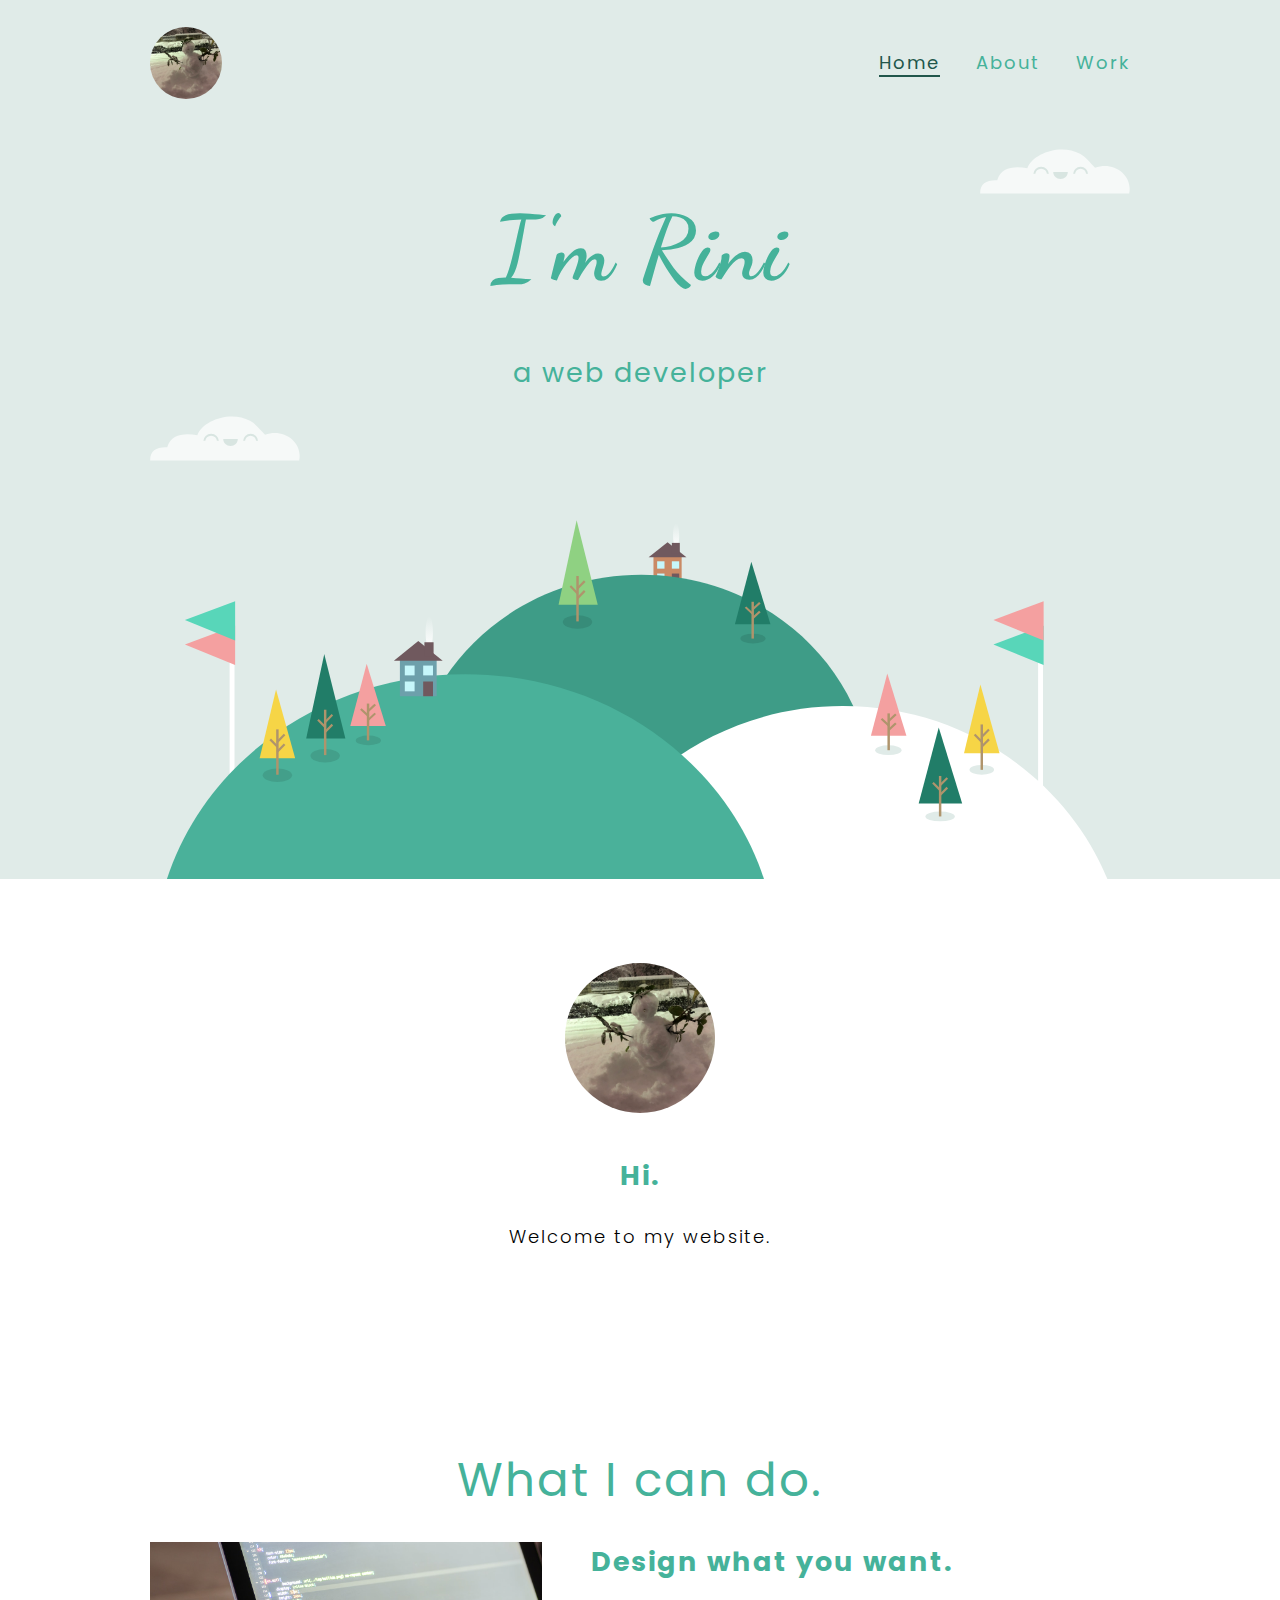
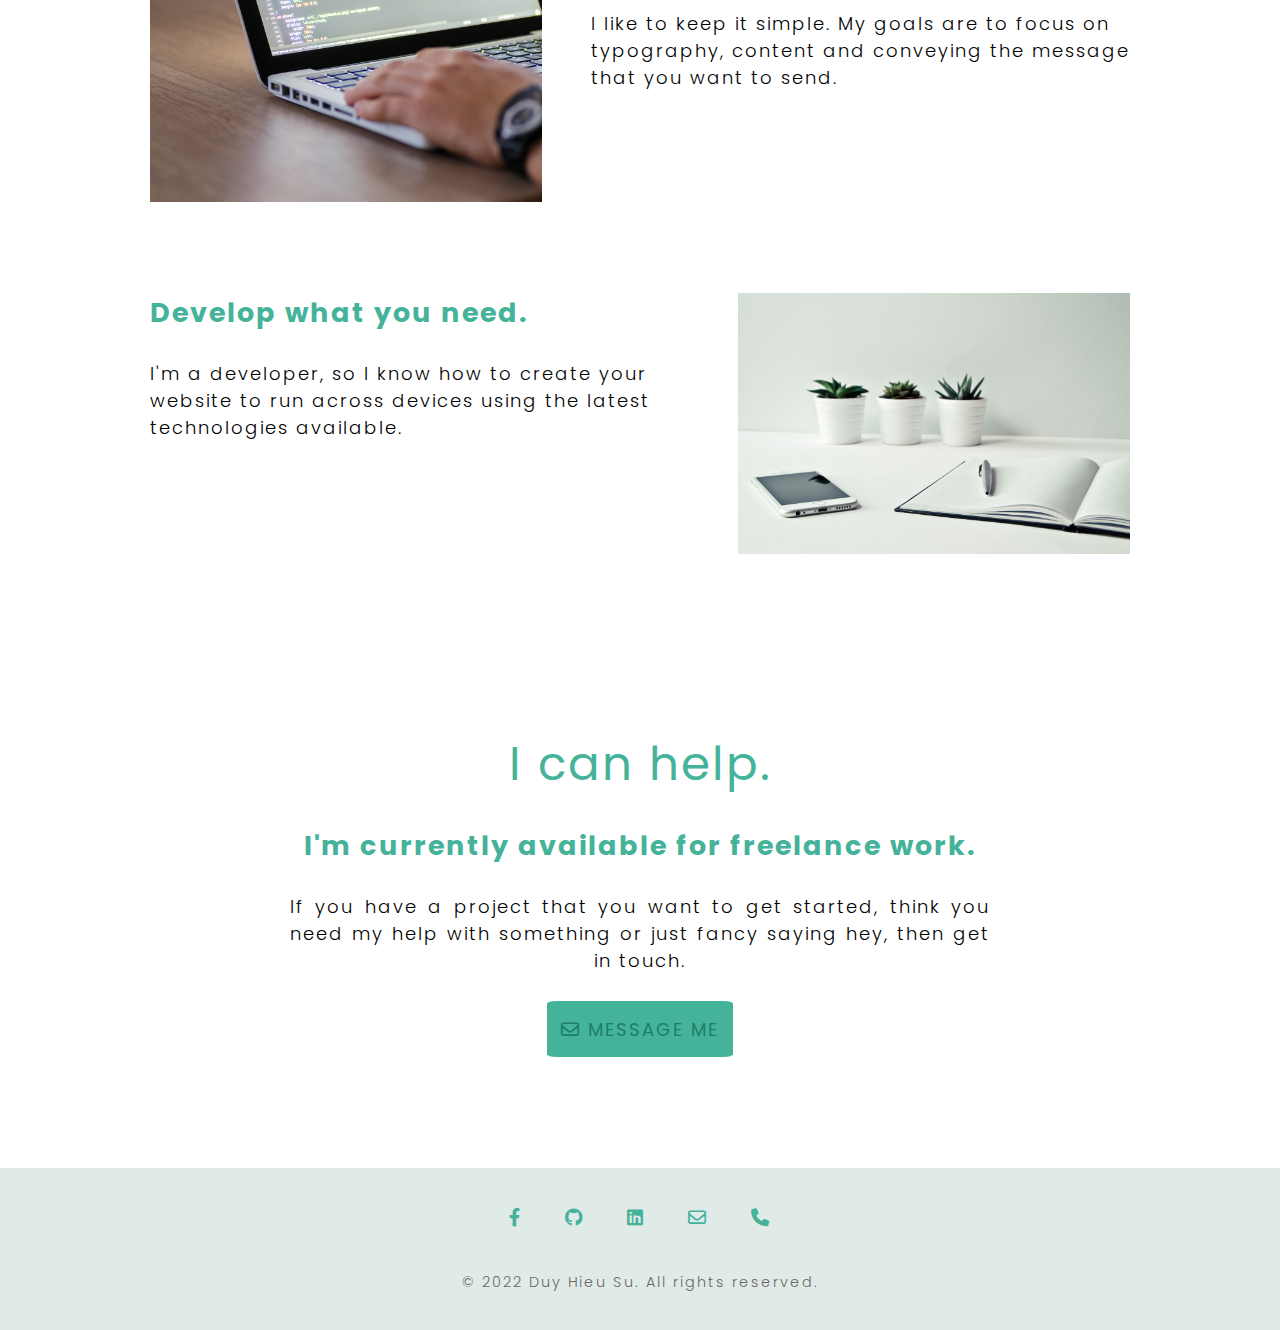
<file: index.html>
<!DOCTYPE html>
<html lang="en">

<head>
  <meta charset="UTF-8">
  <meta http-equiv="X-UA-Compatible" content="IE=edge">
  <meta name="viewport" content="width=device-width, initial-scale=1.0">
  <title>SDH - Front-end Dev</title>
  <link rel="preconnect" href="https://fonts.googleapis.com">
  <link rel="preconnect" href="https://fonts.gstatic.com" crossorigin>
  <link href="https://fonts.googleapis.com/css2?family=Dancing+Script:wght@700&display=swap" rel="stylesheet">
  <link href="https://fonts.googleapis.com/css2?family=Poppins:ital,wght@0,100;0,200;0,300;0,400;0,500;0,600;0,700;0,800;0,900;1,100;1,200;1,300;1,400;1,500;1,600;1,700;1,800;1,900&display=swap" rel="stylesheet">
  <link rel="stylesheet" href="./css/style.css">
  <link rel="stylesheet" href="./fontawesome-free-6.2.0-web/css/all.css">
  <link rel="icon" href="./img/img-1.png" type="image/x-icon">
</head>

<body>
  <!-- header -->
  <header>
    <div class="container container-flex">
      <img class="site-logo" src="./img/img-1.png" alt="">
      <nav>
        <ul class="nav-list">
          <li class="nav-item"><a href="#" class="nav-link active">Home</a></li>
          <li class="nav-item"><a href="./html/about.html" class="nav-link">About</a></li>
          <li class="nav-item"><a href="./html/work.html" class="nav-link">Work</a></li>
        </ul>
      </nav>
    </div>
    <div class="container header-title">

      <div class="header-title-heading">
        <h1>I'm Rini</h1>
        <p>a web developer</p>
      </div>

      <img class="header-title-right" src="./img/cloud.svg" alt="">

      <img class="header-title-left" src="./img/cloud.svg" alt="">

    </div>
    <div class="container hero-img">
      <img src="./img/land.svg" alt="">
    </div>
  </header>
  <!-- main -->
  <main>
    <!-- about -->
    <article id="about" class="container">
      <img src="./img/img-1.png" alt="">
      <h3>Hi.</h3>
      <p>Welcome to my website.</p>
    </article>
    <!-- what i can do -->
    <article id="what" class="container">
      <h2>What I can do.</h2>
      <section class="what-top container-flex">
        <div class="what-img">
          <img src="./img/what-1.png" alt="developer">
        </div>
        <div class="what-body">
          <h3>Design what you want.</h3>
          <p class="what-content">I like to keep it simple. My goals are to focus on typography, content and conveying
            the message that you want to send.</p>
        </div>
      </section>
      <section class="what-bottom container-flex">
        <div class="what-img">
          <img src="./img/what-2.png" alt="developer">
        </div>
        <div class="what-body">
          <h3>Develop what you need.</h3>
          <p class="what-content">I'm a developer, so I know how to create your website to run across devices using the
            latest technologies available.</p>
        </div>
      </section>
    </article>
    <!-- i can help -->
    <article id="help" class="container">
      <h2>I can help.</h2>
      <h3>I'm currently available for freelance work.</h3>
      <p class="help-content">If you have a project that you want to get started, think you need my help with something
        or just fancy saying hey, then get in touch.</p>
      <p class="btn-mailto"><a href="mailto:sdhieu143@gmail.com" target="_blank"><i class="fa-regular fa-envelope"></i>
          message me</a></p>
    </article>
  </main>
  <footer>
    <div class="footer-icon container">
      <a href="https://www.facebook.com/su.duy.hieu.143/" target="_blank"><i class="fa-brands fa-facebook-f"></i></a>
      <a href="https://github.com/HieuSD" target="_blank"><i class="fa-brands fa-github"></i></a>
      <a href=""><i class="fa-brands fa-linkedin"></i></a>
      <a href="mailto:sdhieu143@gmail.com" target="_blank"><i class="fa-regular fa-envelope"></i></a>
      <a href="tel:+84762565632"><i class="fa-solid fa-phone"></i></a>
    </div>
    <div class="coppy-right container">
      <p><small>© 2022 Duy Hieu Su. All rights reserved.</small></p>
    </div>
  </footer>
</body>

</html>
</file>
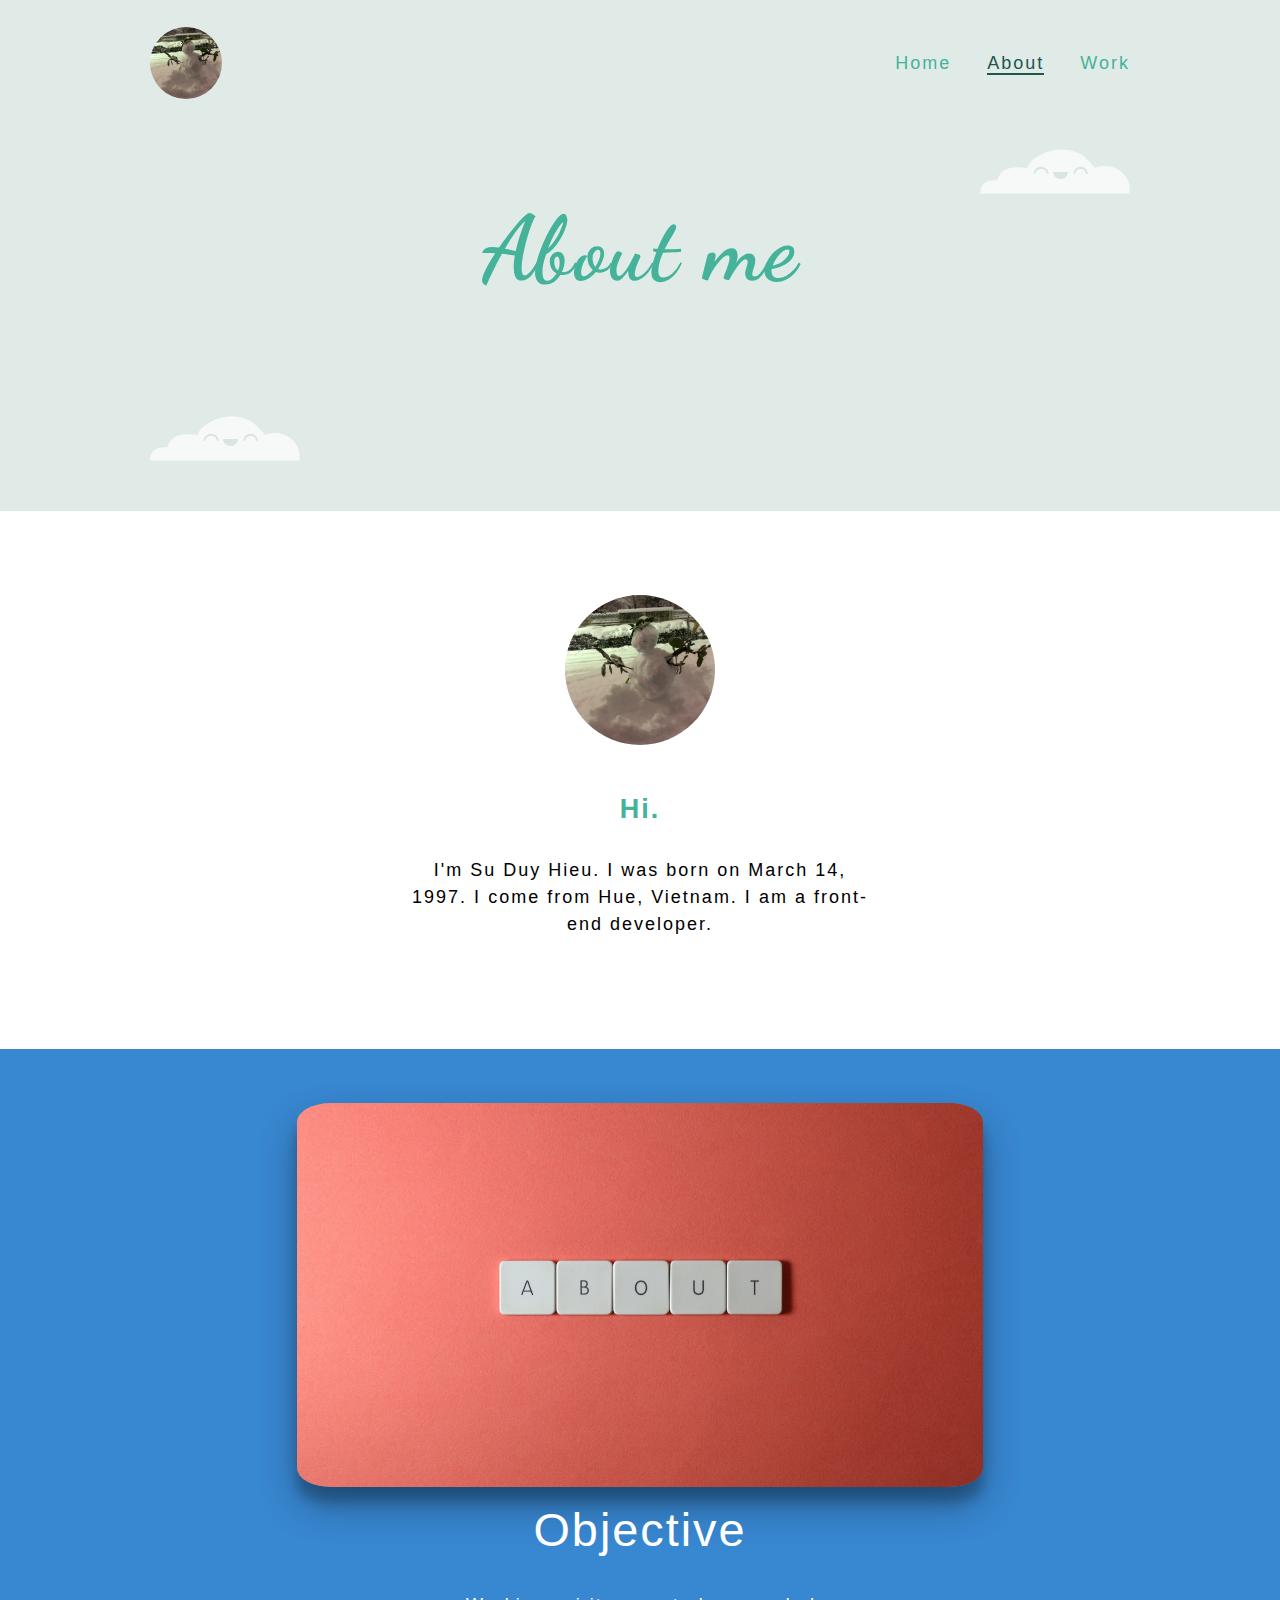
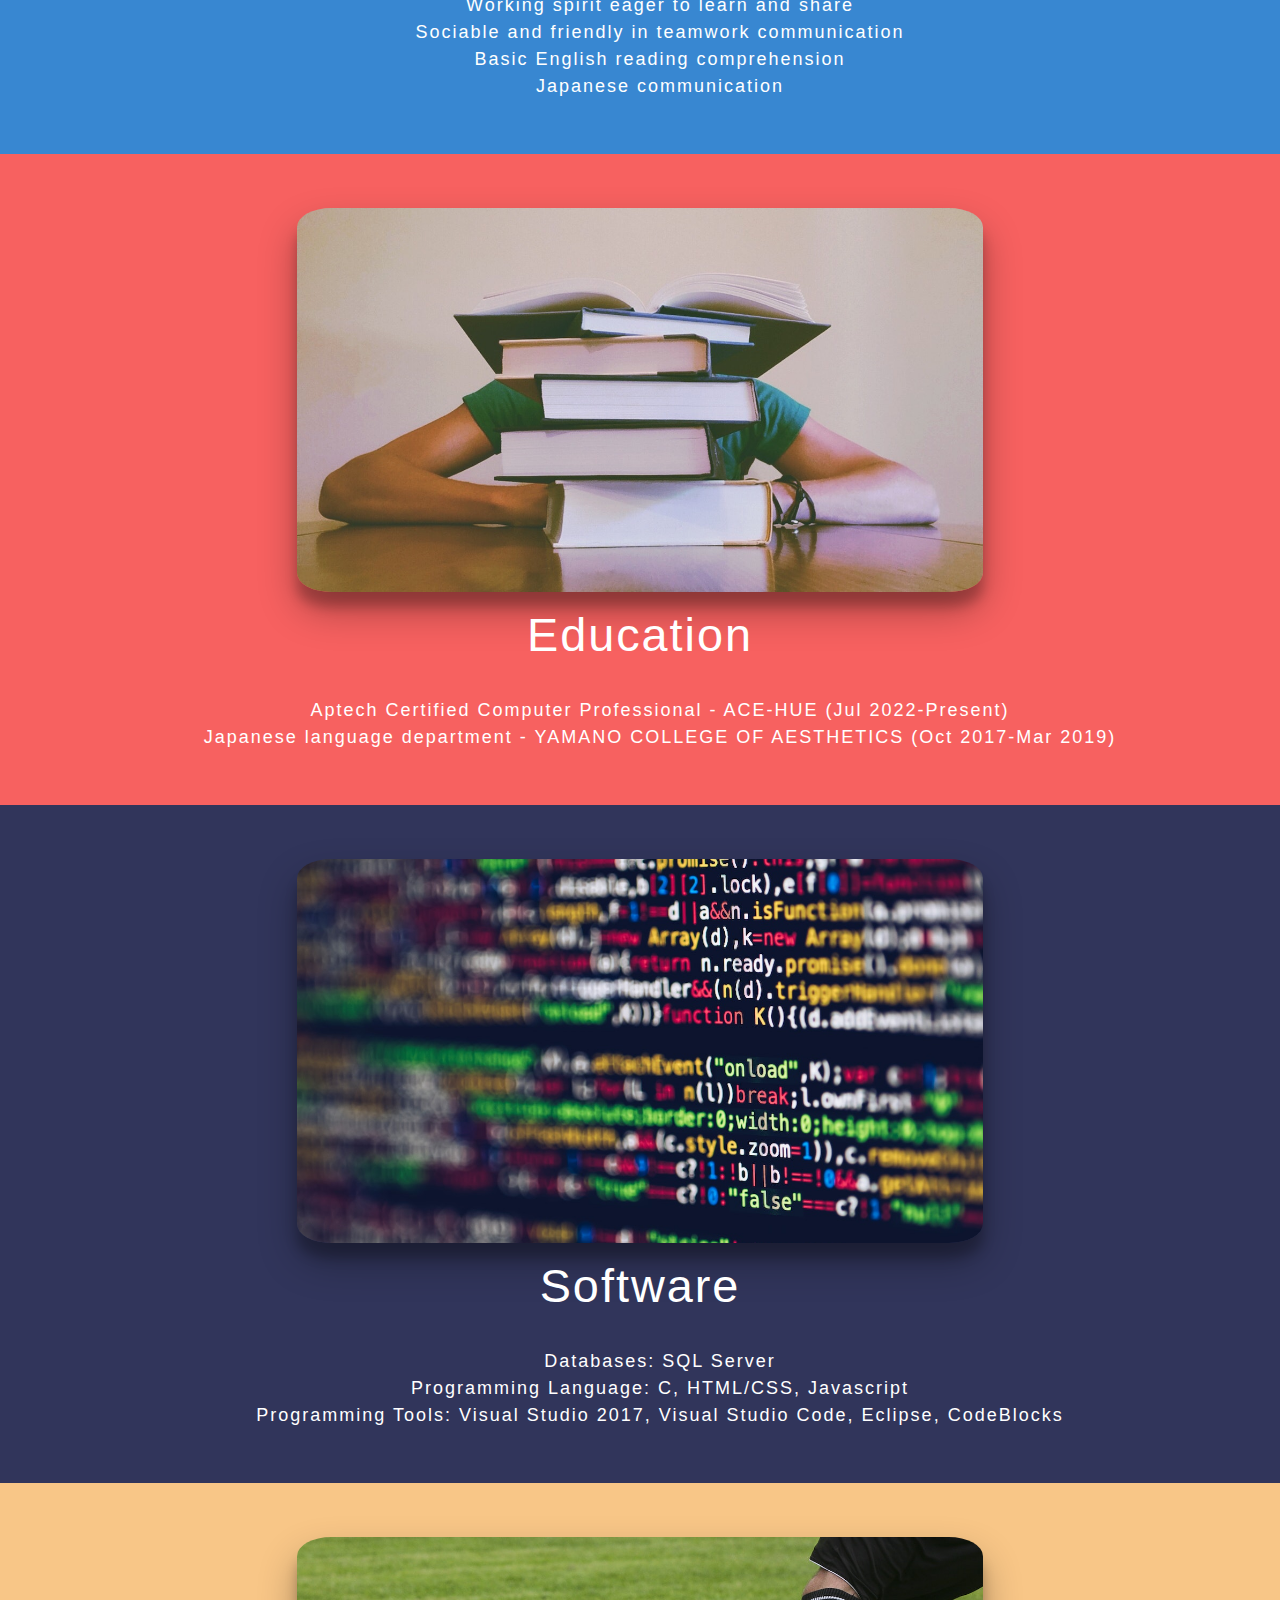
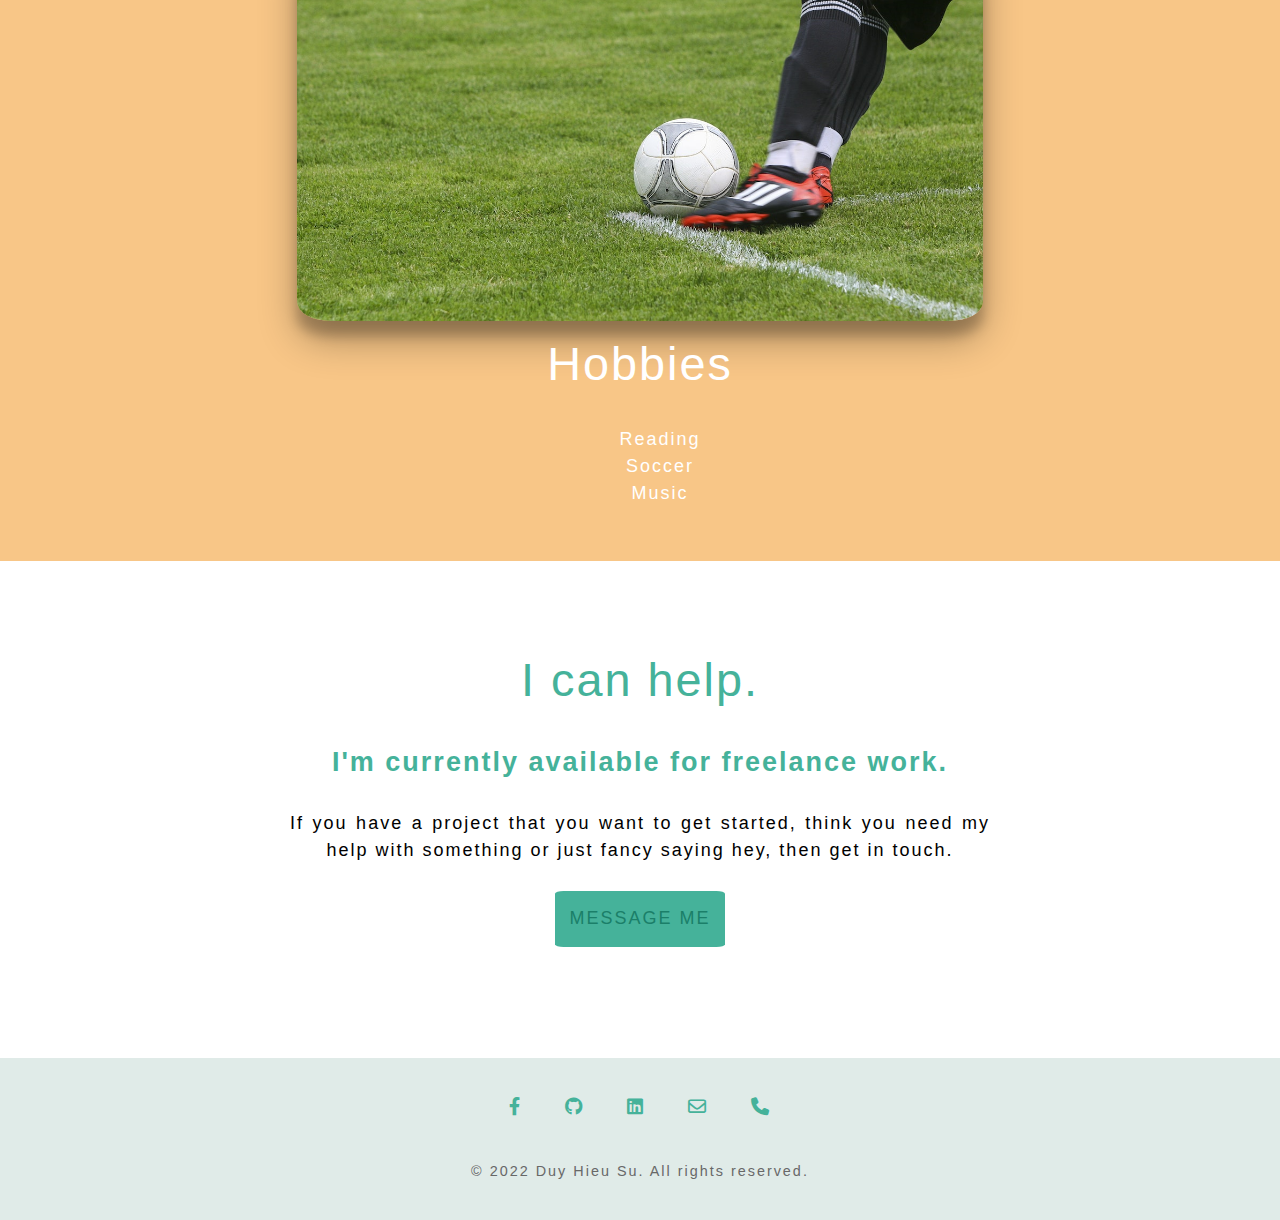
<file: html/about.html>
<!DOCTYPE html>
<html lang="en">

<head>
  <meta charset="UTF-8">
  <meta http-equiv="X-UA-Compatible" content="IE=edge">
  <meta name="viewport" content="width=device-width, initial-scale=1.0">
  <title>SDH - Front-end Dev</title>
  <link rel="preconnect" href="https://fonts.googleapis.com">
  <link rel="preconnect" href="https://fonts.gstatic.com" crossorigin>
  <link href="https://fonts.googleapis.com/css2?family=Dancing+Script:wght@700&display=swap" rel="stylesheet">
  <link rel="stylesheet" href="../css/style.css">
  <link rel="stylesheet" href="../fontawesome-free-6.2.0-web/css/all.css">
  <link rel="icon" href="../img/img-1.png" type="image/x-icon">
</head>

<body>
  <!-- header -->
  <header>
    <div class="container container-flex">
      <img class="site-logo" src="../img/img-1.png" alt="">
      <nav>
        <ul class="nav-list">
          <li class="nav-item"><a href="../index.html" class="nav-link">Home</a></li>
          <li class="nav-item"><a href="#" class="nav-link active">About</a></li>
          <li class="nav-item"><a href="./work.html" class="nav-link">Work</a></li>
        </ul>
      </nav>
    </div>
    <div class="container header-title">

      <div class="header-title-heading">
        <h1>About me</h1>
      </div>

      <img class="header-title-right" src="../img/cloud.svg" alt="">

      <img class="header-title-left" src="../img/cloud.svg" alt="">

    </div>
  </header>
  <!-- main -->
  <main>
    <!-- about -->
    <article id="about" class="container">
      <img src="../img/img-1.png" alt="">
      <h3>Hi.</h3>
      <p>I'm Su Duy Hieu. I was born on March 14, 1997. I come from Hue, Vietnam. I am a front-end developer.</p>
    </article>
    <!-- article -->
    <article id="objective">
      <div class="container about-article">
        <img class="about-article-img" src="../img/about-1.png" alt="objective image">
        <h2 class="about-article-title">Objective</h2>
        <div class="about-article-body">
          <ul>
            <li>Working spirit eager to learn and share</li>
            <li>Sociable and friendly in teamwork communication</li>
            <li>Basic English reading comprehension</li>
            <li>Japanese communication</li>
          </ul>
        </div>
      </div>
    </article>

    <article id="education">
      <div class="container about-article">
        <img class="about-article-img" src="../img/about-2.png" alt="objective image">
        <h2 class="about-article-title">Education</h2>
        <div class="about-article-body">
          <ul>
            <li>Aptech Certified Computer Professional - ACE-HUE (Jul 2022-Present)</li>
            <li>Japanese language department - YAMANO COLLEGE OF AESTHETICS (Oct 2017-Mar 2019)</li>
          </ul>
        </div>
      </div>
    </article>

    <article id="software">
      <div class="container about-article">
        <img class="about-article-img" src="../img/about-3.png" alt="objective image">
        <h2 class="about-article-title">Software</h2>
        <div class="about-article-body">
          <ul>
            <li><strong>Databases</strong>: SQL Server</li>
            <li><strong>Programming Language</strong>: C, HTML/CSS, Javascript</li>
            <li><strong>Programming Tools</strong>: Visual Studio 2017, Visual Studio Code, Eclipse, CodeBlocks</li>
          </ul>
        </div>
      </div>
    </article>

    <article id="hobbies">
      <div class="container about-article">
        <img class="about-article-img" src="../img/about-4.png" alt="objective image">
        <h2 class="about-article-title">Hobbies</h2>
        <div class="about-article-body">
          <ul>
            <li>Reading</li>
            <li>Soccer</li>
            <li>Music</li>
          </ul>
        </div>
      </div>
    </article>

    <!-- i can help -->
    <article id="help" class="container">
      <h2>I can help.</h2>
      <h3>I'm currently available for freelance work.</h3>
      <p class="help-content">If you have a project that you want to get started, think you need my help with something
        or just fancy saying hey, then get in touch.</p>
      <p class="btn-mailto"><a href="mailto:sdhieu143@gmail.com" target="_blank">message me</a></p>
    </article>
  </main>
  <footer>
    <div class="footer-icon container">
      <a href="https://www.facebook.com/su.duy.hieu.143/" target="_blank"><i class="fa-brands fa-facebook-f"></i></a>
      <a href="https://github.com/HieuSD" target="_blank"><i class="fa-brands fa-github"></i></a>
      <a href=""><i class="fa-brands fa-linkedin"></i></a>
      <a href="mailto:sdhieu143@gmail.com" target="_blank"><i class="fa-regular fa-envelope"></i></a>
      <a href="tel:+84762565632"><i class="fa-solid fa-phone"></i></a>
    </div>
    <div class="coppy-right container">
      <p><small>© 2022 Duy Hieu Su. All rights reserved.</small></p>
    </div>
  </footer>
</body>

</html>
</file>
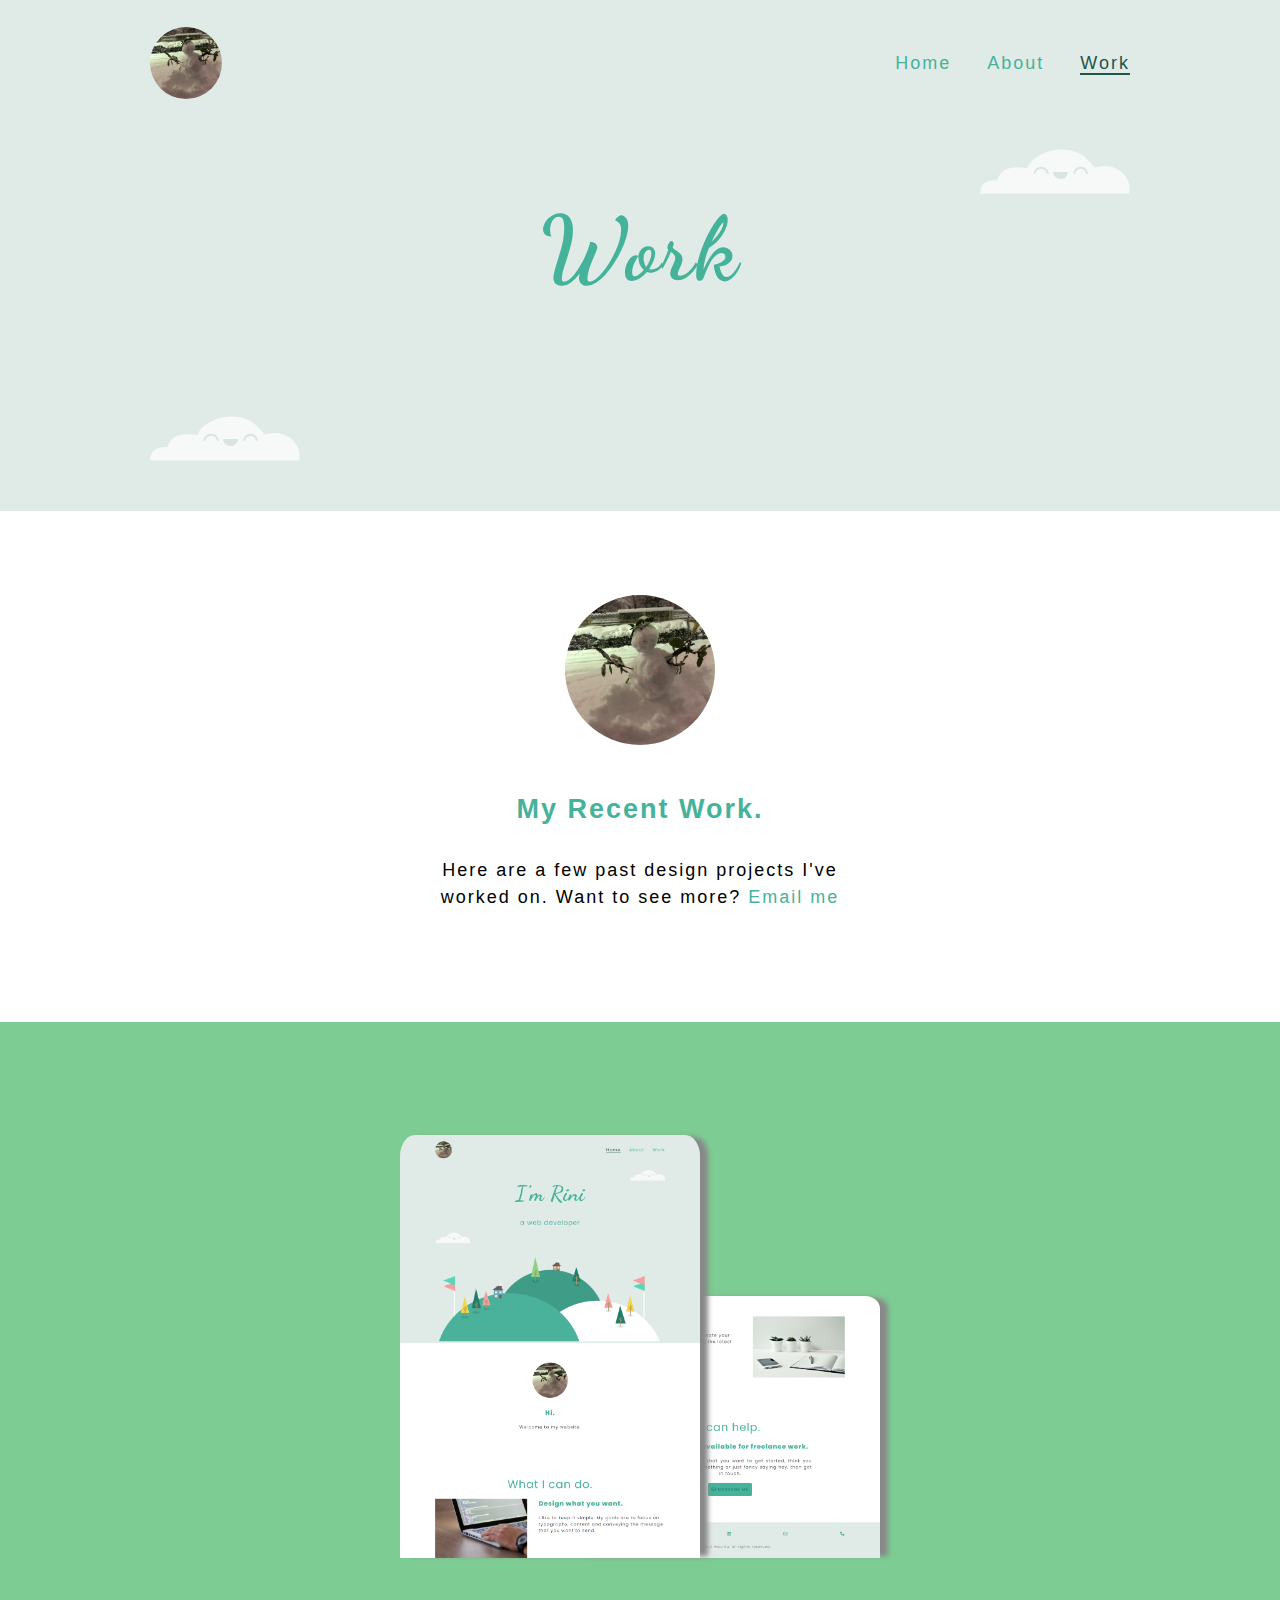
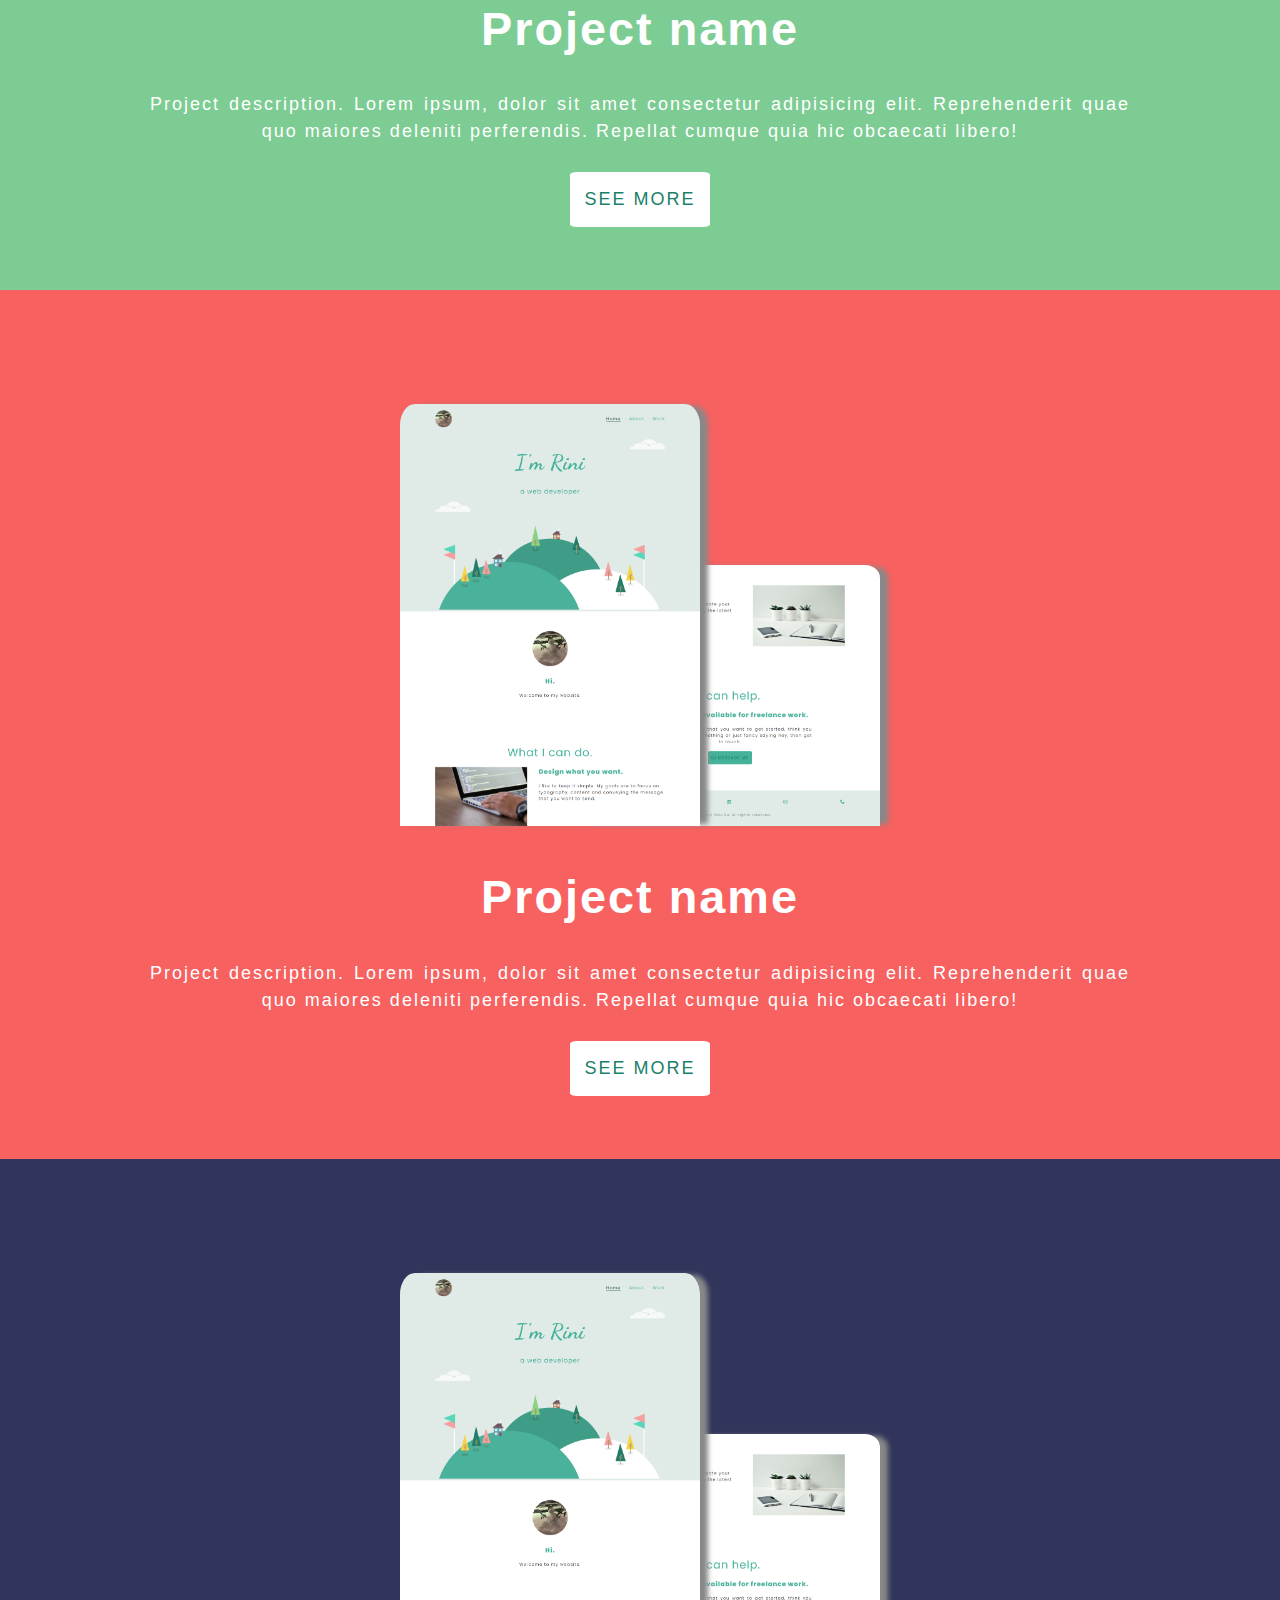
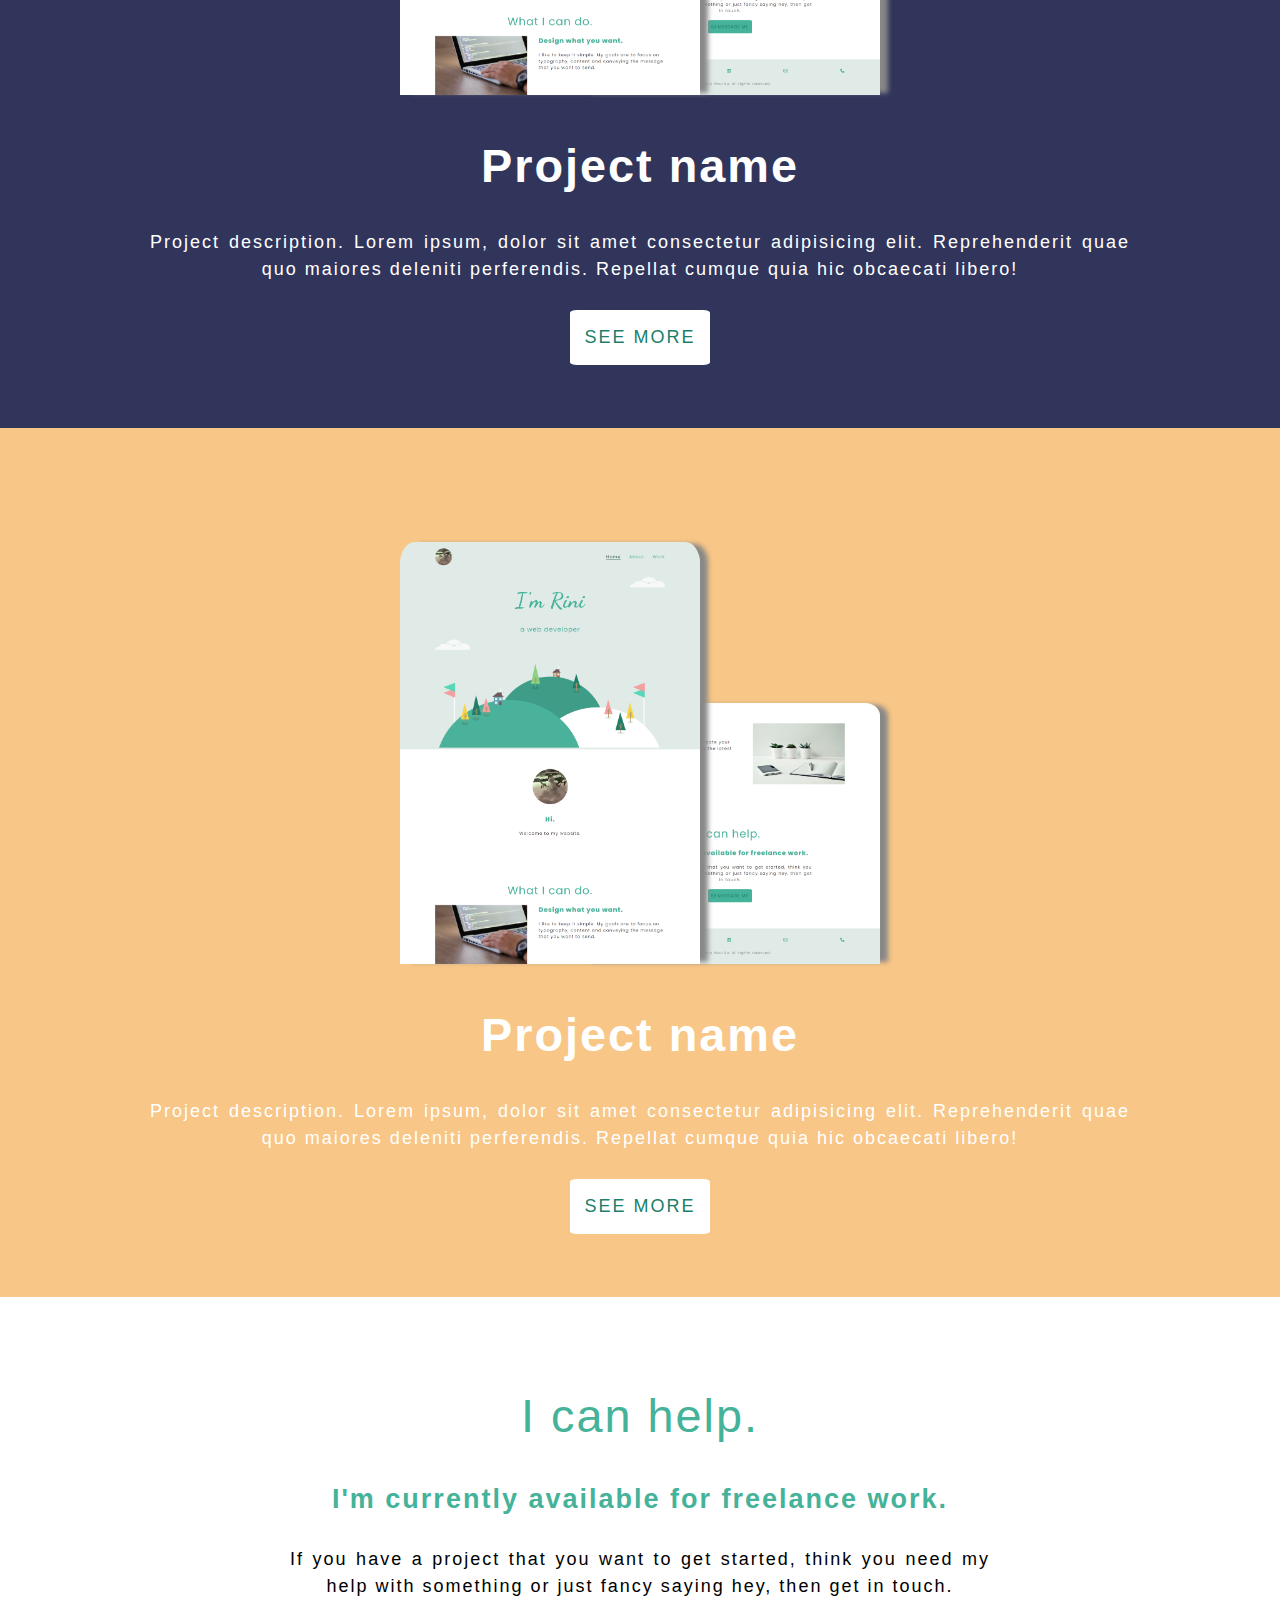
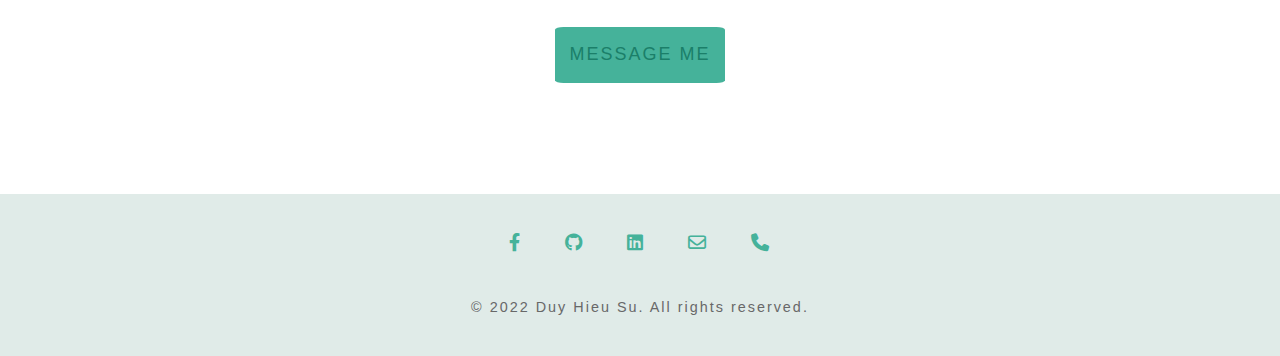
<file: html/work.html>
<!DOCTYPE html>
<html lang="en">

<head>
  <meta charset="UTF-8">
  <meta http-equiv="X-UA-Compatible" content="IE=edge">
  <meta name="viewport" content="width=device-width, initial-scale=1.0">
  <title>SDH - Front-end Dev</title>
  <link rel="preconnect" href="https://fonts.googleapis.com">
  <link rel="preconnect" href="https://fonts.gstatic.com" crossorigin>
  <link href="https://fonts.googleapis.com/css2?family=Dancing+Script:wght@700&display=swap" rel="stylesheet">
  <link rel="stylesheet" href="../css/style.css">
  <link rel="stylesheet" href="../css/work.css">
  <link rel="stylesheet" href="../fontawesome-free-6.2.0-web/css/all.css">
  <link rel="icon" href="../img/img-1.png" type="image/x-icon">
</head>

<body>
  <!-- header -->
  <header>
    <div class="container container-flex">
      <img class="site-logo" src="../img/img-1.png" alt="">
      <nav>
        <ul class="nav-list">
          <li class="nav-item"><a href="../index.html" class="nav-link">Home</a></li>
          <li class="nav-item"><a href="./about.html" class="nav-link">About</a></li>
          <li class="nav-item"><a href="#" class="nav-link active">Work</a></li>
        </ul>
      </nav>
    </div>
    <div class="container header-title">

      <div class="header-title-heading">
        <h1>Work</h1>
      </div>

      <img class="header-title-right" src="../img/cloud.svg" alt="">

      <img class="header-title-left" src="../img/cloud.svg" alt="">

    </div>
  </header>
  <!-- main -->
  <main>
    <!-- about -->
    <article id="about" class="container">
      <img src="../img/img-1.png" alt="">
      <h3>My Recent Work.</h3>
      <p>Here are a few past design projects I've worked on. Want to see more? <a href="">Email me</a></p>
    </article>

    <!-- article -->
    <article id="project" style="background: #7dcc93;">
      <div class="container">
        <div class="project-img">
          <img class="img-big" src="../img/sceenshot-1.png" alt="">
          <img class="img-small" src="../img/screenshot-2.png" alt="">
        </div>
        <h2 class="project-title">Project name</h2>
        <p class="project-body">Project description. Lorem ipsum, dolor sit amet consectetur adipisicing elit.
          Reprehenderit quae quo maiores deleniti perferendis. Repellat cumque quia hic obcaecati libero!</p>
        <p class="project-btn"><a href="">See more</a></p>
      </div>
    </article>

    <article id="project" style="background: #f76160;">
      <div class="container">
        <div class="project-img">
          <img class="img-big" src="../img/sceenshot-1.png" alt="">
          <img class="img-small" src="../img/screenshot-2.png" alt="">
        </div>
        <h2 class="project-title">Project name</h2>
        <p class="project-body">Project description. Lorem ipsum, dolor sit amet consectetur adipisicing elit.
          Reprehenderit quae quo maiores deleniti perferendis. Repellat cumque quia hic obcaecati libero!</p>
        <p class="project-btn"><a href="">See more</a></p>
      </div>
    </article>

    <article id="project" style="background: #31355b;">
      <div class="container">
        <div class="project-img">
          <img class="img-big" src="../img/sceenshot-1.png" alt="">
          <img class="img-small" src="../img/screenshot-2.png" alt="">
        </div>
        <h2 class="project-title">Project name</h2>
        <p class="project-body">Project description. Lorem ipsum, dolor sit amet consectetur adipisicing elit.
          Reprehenderit quae quo maiores deleniti perferendis. Repellat cumque quia hic obcaecati libero!</p>
        <p class="project-btn"><a href="">See more</a></p>
      </div>
    </article>

    <article id="project" style="background: #f8c687;">
      <div class="container">
        <div class="project-img">
          <img class="img-big" src="../img/sceenshot-1.png" alt="">
          <img class="img-small" src="../img/screenshot-2.png" alt="">
        </div>
        <h2 class="project-title">Project name</h2>
        <p class="project-body">Project description. Lorem ipsum, dolor sit amet consectetur adipisicing elit.
          Reprehenderit quae quo maiores deleniti perferendis. Repellat cumque quia hic obcaecati libero!</p>
        <p class="project-btn"><a href="">See more</a></p>
      </div>
    </article>

    <!-- i can help -->
    <article id="help" class="container">
      <h2>I can help.</h2>
      <h3>I'm currently available for freelance work.</h3>
      <p class="help-content">If you have a project that you want to get started, think you need my help with something
        or just fancy saying hey, then get in touch.</p>
      <p class="btn-mailto"><a href="mailto:sdhieu143@gmail.com" target="_blank">message me</a></p>
    </article>
  </main>
  <footer>
    <div class="footer-icon container">
      <a href="https://www.facebook.com/su.duy.hieu.143/" target="_blank"><i class="fa-brands fa-facebook-f"></i></a>
      <a href="https://github.com/HieuSD" target="_blank"><i class="fa-brands fa-github"></i></a>
      <a href=""><i class="fa-brands fa-linkedin"></i></a>
      <a href="mailto:sdhieu143@gmail.com" target="_blank"><i class="fa-regular fa-envelope"></i></a>
      <a href="tel:+84762565632"><i class="fa-solid fa-phone"></i></a>
    </div>
    <div class="coppy-right container">
      <p><small>© 2022 Duy Hieu Su. All rights reserved.</small></p>
    </div>
  </footer>
</body>

</html>
</file>
<file: css/style.css>
html{
    font-size: 1.125em;
    font-family: 'Poppins', sans-serif;
    font-weight: 300;
    line-height: 1.5;
    letter-spacing: 2px;
}
body{
    margin: 0;
    padding: 0;
}
a{
    text-decoration: none;
    color: #45b29a;
    transition: 1s;
}
a:hover{
  color: #21564b;
}
ul{
  margin: 0;
  list-style: none;
}
.site-logo{
    height: 72px;
    width: 72px;
    object-fit: cover;
    border-radius: 50%;
}
.header-title img{
  width: 150px;
  height: 45px;
}
.hero-img img{
  vertical-align: middle;
  width: 100%;
  object-fit: cover;
}
#about img{
  width: 150px;
  height: 150px;
  object-fit: cover;
  margin: 0 auto;
  border-radius: 50%;
  margin-bottom: 2rem;
}
.what-img img{
  width: 100%;
  object-fit: cover;
  max-height: 300px;
}
/* paragraphy */
h1,
h2,
h3{
  color: #45b29a;
  margin: 0;
}
h1{
    font-size: 5em;
    margin: 1.5rem 0;
    font-family: 'Dancing Script', cursive;
}
h2{
  font-size: 2.6em;
  margin-bottom: 1.5rem;
  font-weight: 400;
  text-align: center;
}
h3{
  font-size: 1.5rem;
  margin-bottom: 1.5rem;
}
p{
  font-weight: 300;
  margin: 0;
  margin-bottom: 1.5rem;
}
.header-title p{
  font-size: 1.5em;
  margin: 2rem 0;
  color: #45b29a;
  font-weight: 400;
}
.coppy-right p{
  margin: 0;
}
small{
  font-size: .8em;
  color: #686868;
}
/* layout */
header, footer{
    background: #E0EBE8;
    text-align: center;
}
header{
  padding-top: 1.5rem;
}
footer{
  padding: 2rem 0;
}
.container{
    max-width: 980px;
    width: 90%;
    margin: 0 auto;
}
.container-flex{
    display: flex;
    flex-direction: column;
    justify-content: space-between;
}
#objective{
  background: #3887d1;
}
#education{
  background: #f76160;
}
#software{
  background: #31355B;
}
#hobbies{
  background: #F8C687;
}
@media (min-width:675px){
    .container-flex{
        flex-direction: row;
    }
}
/* nav */
.site-logo{
    margin: auto;
}
.nav-list{
  display: flex;
  list-style: none;
  padding: 0;
  justify-content: center;
  flex-direction: column;
}
.nav-item{
  line-height: 72px;
}
.nav-link{
    font-size: 1em;
    color: #45b29a;
    font-weight: 400;
    transition: 1s color;
}
.nav-link:hover,
.nav-link:focus,
.active{
    color: #21564b;
    border-bottom: 2px solid #21564b;
}
@media (min-width:675px){
    .site-logo{
    margin-left: 0;
    }
    .nav-list{
        flex-direction: row;
    }
    .nav-item{
        margin-left: 2rem;
    }
}
/* header title */
.header-title{
  position: relative;
  height: 300px;
  padding: 56px 0;
}
.header-title-right{
  position: absolute;
  top: 50px;
  right: 0;
}
.header-title-left{
  position: absolute;
  bottom: 50px;
  left: 0;
}
/* @media (max-width:675px){
  .header-title-left,
  .header-title-right{
    display: none;
  }
} */
/* about */
#about{
  max-width: 460px;
  text-align: center;
  padding: 84px 0;
  margin: 0 auto;
}
#about p{
  text-align: center;
}
/* what */ 
#what{
  padding: 84px 0;
  margin: 0 auto;
}
#what section{
  margin-bottom: 84px;
}
#what section:last-child{
  margin-bottom: 0;
}
.what-img{
  width: 40%;
}
.what-body{
  width: 55%;
}
.what-bottom .what-img{
  order: 1;
}
.what-bottom .what-body{
  order: 0;
}
@media (max-width:992px){
  #what .container-flex{
    flex-direction: column;
  }
  .what-img{
    width: 100%;
    margin-bottom: 2rem;
  }
  .what-body{
    width: 100%;
    text-align: center;
  }
  .what-bottom .what-img{
    order: 0;
  }
  .what-bottom .what-body{
    order: 1;
  }
}
/* help */
#help{
  padding: 84px 0;
  margin: 0 auto;
  max-width: 700px;
  text-align: center;
}
.help-content{
  text-align: justify;
  text-align-last: center;
}
.btn-mailto a{
  font-size: 1rem;
  font-weight: 400;
  display: inline-block;
  text-transform: uppercase;
  color: #1b7f69;
  background-color: #45b29a;
  padding: .8rem;
  transition: 1s;
  border-radius: 5%;
}
.btn-mailto a:hover{
  background-color: #3ea08a;
  box-shadow: rgb(0 0 0 / 60%) 0px 0px 1rem;
}
/* about-article */
.about-article{
  padding: 3rem 0;
  text-align: center;
}
.about-article-img{
  height: 30vw;
  width: 70%;
  object-fit: cover;
  box-shadow: rgba(0, 0, 0, 0.3) 0px 19px 38px, rgba(0, 0, 0, 0.22) 0px 15px 12px;
  border-radius: 5%;
}
.about-article-title{
  color: #fff;
}
.about-article-body{
  color: #fff;
}
/* footer */
.footer-icon{
  margin-bottom: 2rem;
}
.footer-icon i{
  margin: 0 1rem;
}
</file>
<file: css/work.css>
#project{
    text-align: center;
    padding: 2rem 0;
}
.project-title{
    color: #fff;
    font-weight: bold;
}
.project-body{
    text-align: justify;
    text-align-last: center;
    color: #fff;
    font-weight: 400;
}
img{
    object-fit: contain;
}
.project-img{
    position: relative;
    height: 500px;
    width: 100%;
    max-width: 600px;
    margin: 0 auto;
    margin-bottom: 2rem;
}
.img-big{
    position: absolute;
    width: 50%;
    bottom: 0;
    left: 10%;
    z-index: 1;
    border-radius: 5% 5% 0 0;
    box-shadow: 10px 0 5px -2px #888;
}
.img-small{
    position: absolute;
    width: 50%;
    bottom: 0;
    right: 10%;
    z-index: 0;
    border-radius: 5% 5% 0 0;
    box-shadow: 10px 0 5px -2px #888;
}
.project-btn a{
    font-size: 1rem;
    font-weight: 400;
    display: inline-block;
    text-transform: uppercase;
    color: #1b7f69;
    background-color: #fff;
    padding: .8rem;
    transition: 1s;
    border-radius: 5%;
  }
  .project-btn a:hover{
    background-color: #fff;
    box-shadow: rgb(0 0 0 / 60%) 0px 0px 1rem;
  }
</file>
